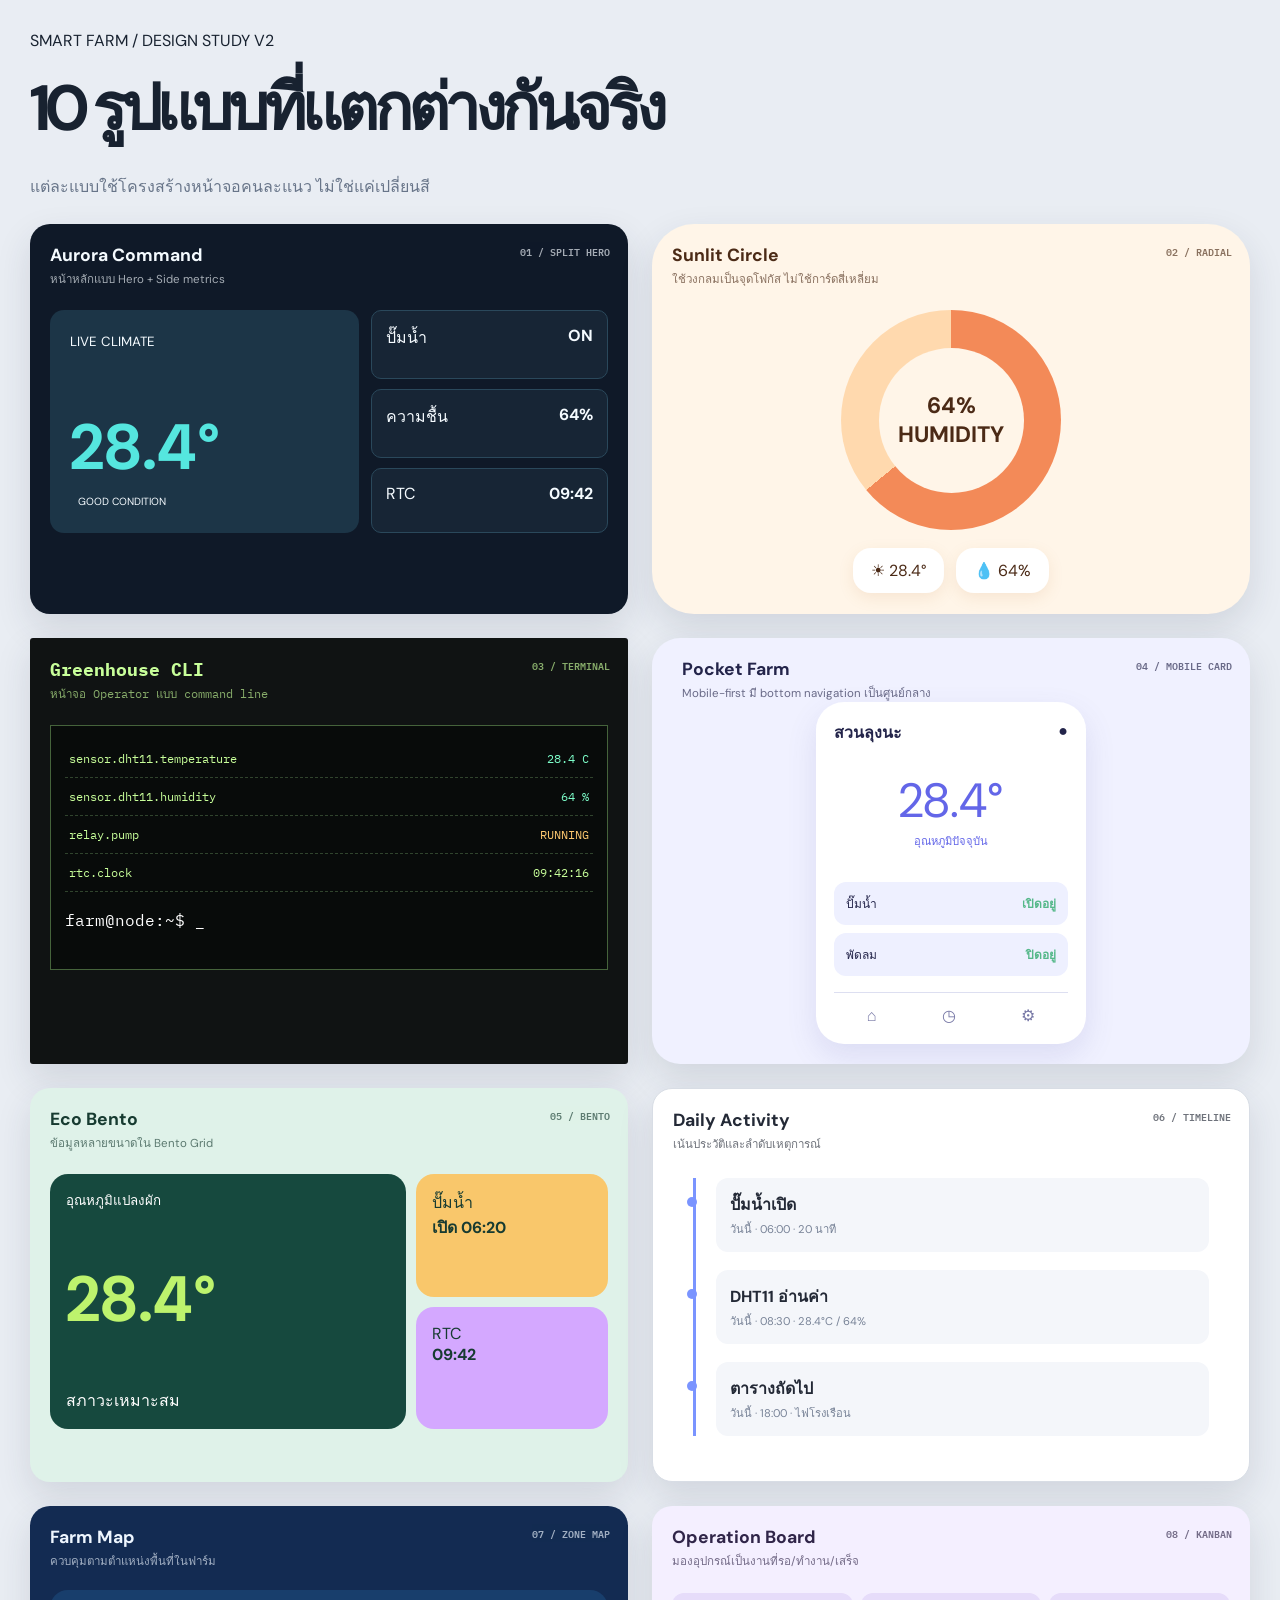
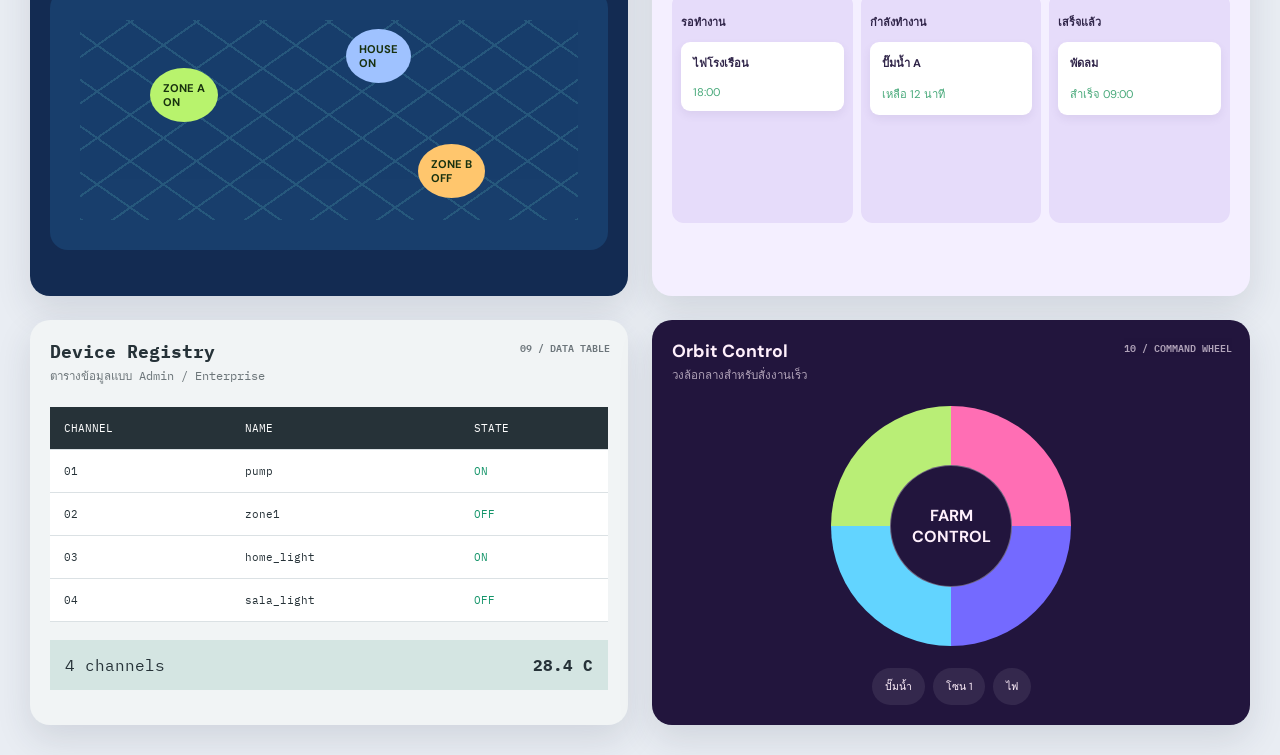
<file: dashboard-concepts.html>
<!doctype html><html lang="th"><head><meta charset="utf-8"><meta name="viewport" content="width=device-width,initial-scale=1"><title>10 Truly Different Smart Farm Dashboards</title><style>
@import url('https://fonts.googleapis.com/css2?family=DM+Sans:wght@400;600;700&family=IBM+Plex+Mono:wght@400;600&family=Kanit:wght@400;600&family=Space+Grotesk:wght@500;700&display=swap');*{box-sizing:border-box}body{margin:0;background:#e9edf3;color:#182230;font-family:DM Sans}.page{max-width:1450px;margin:auto;padding:30px}.intro{margin-bottom:25px}.intro h1{font-size:clamp(2rem,5vw,4rem);letter-spacing:-.08em;margin:5px 0}.intro p{color:#687589}.grid{display:grid;grid-template-columns:repeat(auto-fit,minmax(410px,1fr));gap:24px}.concept{min-height:390px;overflow:hidden;border-radius:20px;padding:20px;position:relative;box-shadow:0 14px 35px #25314920}.label{position:absolute;right:18px;top:18px;font:600 .65rem 'IBM Plex Mono';opacity:.65}.title{font-size:1.1rem;font-weight:700}.sub{font-size:.72rem;opacity:.65;margin-top:4px}.c{margin-top:22px}.kpi{font-size:2.5rem;font-weight:700}.chip{display:inline-block;padding:5px 8px;border-radius:99px;font-size:.65rem}.row{display:flex;justify-content:space-between;align-items:center}.dots{display:flex;gap:7px}.dot{width:12px;height:12px;border-radius:50%}
/* 01 split sidebar + hero */.v1{background:#0f1928;color:#f5fbff}.v1 .c{display:grid;grid-template-columns:1.3fr 1fr;gap:12px}.v1 .hero{background:#1c3547;padding:20px;border-radius:14px;min-height:210px}.v1 .hero .kpi{font-size:4rem;margin-top:55px;color:#55e6df}.v1 .side{display:grid;gap:10px}.v1 .mini{background:#172535;padding:14px;border:1px solid #2a485b;border-radius:10px}.v1 .dot{background:#55e6df}
/* 02 radial command */.v2{background:#fff5e8;color:#4b2a16;border-radius:42px}.v2 .c{display:grid;place-items:center}.v2 .radial{width:220px;height:220px;border-radius:50%;background:conic-gradient(#f38a58 0 64%,#ffd9ae 64%);display:grid;place-items:center}.v2 .radial:after{content:'64%\A HUMIDITY';white-space:pre;text-align:center;background:#fff5e8;width:145px;height:145px;border-radius:50%;display:grid;place-items:center;font-size:1.4rem;font-weight:700}.v2 .orbit{display:flex;gap:12px;margin-top:18px}.v2 .orbit span{padding:12px 18px;background:#fff;border-radius:18px;box-shadow:0 5px 15px #bd7e4220}
/* 03 terminal matrix */.v3{background:#101313;color:#c8ff9a;border-radius:3px;font-family:'IBM Plex Mono'}.v3 .terminal{border:1px solid #45633b;padding:14px;height:245px;background:#080b0a}.v3 .line{display:flex;justify-content:space-between;padding:11px 4px;border-bottom:1px dashed #30442d;font-size:.72rem}.v3 .ok{color:#7dffca}.v3 .warn{color:#ffca70}.v3 .prompt{margin-top:18px;color:#fff}
/* 04 mobile-first bottom nav */.v4{background:#f0f1ff;color:#23244a;border-radius:28px;padding:20px 30px}.v4 .phone{max-width:270px;margin:auto;background:#fff;border-radius:28px;padding:18px;box-shadow:0 12px 30px #5356a522}.v4 .phone-head{display:flex;justify-content:space-between;font-weight:700}.v4 .big{padding:24px 0;text-align:center;font-size:3rem;color:#6366e8}.v4 .toggle{display:flex;justify-content:space-between;padding:12px;border-radius:12px;background:#eef0ff;margin:8px 0;font-size:.75rem}.v4 .toggle b{color:#55b88a}.v4 .nav{border-top:1px solid #dddff1;margin-top:16px;padding-top:12px;display:flex;justify-content:space-around;color:#7778a6}
/* 05 bento */.v5{background:#dff2e9;color:#173b31}.v5 .bento{display:grid;grid-template-columns:1.3fr .7fr;grid-template-rows:1fr 1fr;gap:10px;height:255px}.v5 .tile{background:#fff;border-radius:18px;padding:16px}.v5 .wide{grid-row:span 2;background:#16493e;color:white;display:flex;flex-direction:column;justify-content:space-between}.v5 .wide .kpi{font-size:4rem;color:#bdf36d}.v5 .action{background:#f9c76b}.v5 .status{background:#d4a8ff}
/* 06 timeline */.v6{background:#fff;color:#232936;border:1px solid #d8dde5}.v6 .timeline{border-left:3px solid #7a94ff;padding-left:20px;margin:25px 20px}.v6 .event{position:relative;margin:18px 0;padding:14px;background:#f4f6fa;border-radius:12px}.v6 .event:before{content:'';position:absolute;left:-29px;top:19px;width:10px;height:10px;border-radius:50%;background:#7a94ff}.v6 .event b{display:block}.v6 .event span{font-size:.7rem;color:#788397}
/* 07 map / zones */.v7{background:#132b52;color:#eef6ff}.v7 .map{height:260px;position:relative;background:#183e6c;border-radius:18px;overflow:hidden;margin-top:20px}.v7 .map:before{content:'';position:absolute;inset:30px;background:repeating-linear-gradient(35deg,#2d6383 0 2px,transparent 2px 38px),repeating-linear-gradient(-35deg,#2d6383 0 2px,transparent 2px 38px);opacity:.7}.v7 .zone{position:absolute;padding:13px;border-radius:50%;background:#b8f36d;color:#18310f;font-size:.7rem;font-weight:700}.v7 .z1{left:18%;top:30%}.v7 .z2{right:22%;bottom:20%;background:#ffc66d}.v7 .z3{left:53%;top:15%;background:#9fc2ff}
/* 08 kanban */.v8{background:#f4efff;color:#302549}.v8 .kanban{display:grid;grid-template-columns:repeat(3,1fr);gap:8px;margin-top:23px}.v8 .col{background:#e6dcfa;padding:9px;border-radius:12px;min-height:230px}.v8 .col h3{font-size:.68rem}.v8 .task{background:#fff;padding:12px;margin:8px 0;border-radius:9px;font-size:.7rem;box-shadow:0 4px 9px #5d407b16}.v8 .task strong{display:block;margin-bottom:13px}.v8 .task span{color:#48a97a}
/* 09 data table */.v9{background:#f1f4f5;color:#263238;font-family:'IBM Plex Mono'}.v9 table{width:100%;border-collapse:collapse;margin-top:22px;font-size:.68rem;background:#fff}.v9 th,.v9 td{text-align:left;padding:14px;border-bottom:1px solid #dbe1e4}.v9 th{background:#263238;color:#fff;font-weight:400}.v9 td:last-child{color:#15956a}.v9 .footer{display:flex;justify-content:space-between;margin-top:18px;padding:15px;background:#d4e5e2}
/* 10 command wheel */.v10{background:#22153d;color:#fff0fc}.v10 .wheel{width:240px;height:240px;margin:22px auto;border-radius:50%;background:radial-gradient(circle,#3b2062 0 28%,transparent 29%),conic-gradient(#ff6eb4 0 25%,#746aff 25% 50%,#62d4ff 50% 75%,#b9ee76 75%);padding:44px;display:grid;place-items:center}.v10 .wheel:after{content:'FARM\A CONTROL';white-space:pre;text-align:center;background:#22153d;border:1px solid #ffffff55;width:120px;height:120px;border-radius:50%;display:grid;place-items:center;font-weight:700}.v10 .actions{display:flex;justify-content:center;gap:8px}.v10 .actions span{padding:10px 13px;border-radius:99px;background:#ffffff15;font-size:.65rem}
@media(max-width:600px){.page{padding:20px 12px}.grid{grid-template-columns:1fr}.v1 .c{grid-template-columns:1fr}.v1 .hero{min-height:160px}.v8 .kanban{grid-template-columns:1fr}.v8 .col{min-height:100px}.intro h1{font-size:2.5rem}}
</style></head><body><main class="page"><header class="intro"><span class="count">SMART FARM / DESIGN STUDY V2</span><h1>10 รูปแบบที่แตกต่างกันจริง</h1><p>แต่ละแบบใช้โครงสร้างหน้าจอคนละแนว ไม่ใช่แค่เปลี่ยนสี</p></header><section class="grid">
<article class="concept v1"><span class="label">01 / SPLIT HERO</span><div class="title">Aurora Command</div><div class="sub">หน้าหลักแบบ Hero + Side metrics</div><div class="c"><div class="hero"><small>LIVE CLIMATE</small><div class="kpi">28.4°</div><span class="chip">GOOD CONDITION</span></div><div class="side"><div class="mini">ปั๊มน้ำ <b style="float:right">ON</b></div><div class="mini">ความชื้น <b style="float:right">64%</b></div><div class="mini">RTC <b style="float:right">09:42</b></div></div></div></article>
<article class="concept v2"><span class="label">02 / RADIAL</span><div class="title">Sunlit Circle</div><div class="sub">ใช้วงกลมเป็นจุดโฟกัส ไม่ใช้การ์ดสี่เหลี่ยม</div><div class="c"><div class="radial"></div><div class="orbit"><span>☀ 28.4°</span><span>💧 64%</span></div></div></article>
<article class="concept v3"><span class="label">03 / TERMINAL</span><div class="title">Greenhouse CLI</div><div class="sub">หน้าจอ Operator แบบ command line</div><div class="c terminal"><div class="line"><span>sensor.dht11.temperature</span><span class="ok">28.4 C</span></div><div class="line"><span>sensor.dht11.humidity</span><span class="ok">64 %</span></div><div class="line"><span>relay.pump</span><span class="warn">RUNNING</span></div><div class="line"><span>rtc.clock</span><span>09:42:16</span></div><div class="prompt">farm@node:~$ _</div></div></article>
<article class="concept v4"><span class="label">04 / MOBILE CARD</span><div class="title">Pocket Farm</div><div class="sub">Mobile-first มี bottom navigation เป็นศูนย์กลาง</div><div class="c phone"><div class="phone-head"><span>สวนลุงนะ</span><span>●</span></div><div class="big">28.4°<small style="display:block;font-size:.7rem">อุณหภูมิปัจจุบัน</small></div><div class="toggle">ปั๊มน้ำ <b>เปิดอยู่</b></div><div class="toggle">พัดลม <b>ปิดอยู่</b></div><div class="nav"><span>⌂</span><span>◷</span><span>⚙</span></div></div></article>
<article class="concept v5"><span class="label">05 / BENTO</span><div class="title">Eco Bento</div><div class="sub">ข้อมูลหลายขนาดใน Bento Grid</div><div class="c bento"><div class="tile wide"><small>อุณหภูมิแปลงผัก</small><div class="kpi">28.4°</div><span>สภาวะเหมาะสม</span></div><div class="tile action">ปั๊มน้ำ<br><b>เปิด 06:20</b></div><div class="tile status">RTC<br><b>09:42</b></div></div></article>
<article class="concept v6"><span class="label">06 / TIMELINE</span><div class="title">Daily Activity</div><div class="sub">เน้นประวัติและลำดับเหตุการณ์</div><div class="c timeline"><div class="event"><b>ปั๊มน้ำเปิด</b><span>วันนี้ · 06:00 · 20 นาที</span></div><div class="event"><b>DHT11 อ่านค่า</b><span>วันนี้ · 08:30 · 28.4°C / 64%</span></div><div class="event"><b>ตารางถัดไป</b><span>วันนี้ · 18:00 · ไฟโรงเรือน</span></div></div></article>
<article class="concept v7"><span class="label">07 / ZONE MAP</span><div class="title">Farm Map</div><div class="sub">ควบคุมตามตำแหน่งพื้นที่ในฟาร์ม</div><div class="c map"><span class="zone z1">ZONE A<br>ON</span><span class="zone z2">ZONE B<br>OFF</span><span class="zone z3">HOUSE<br>ON</span></div></article>
<article class="concept v8"><span class="label">08 / KANBAN</span><div class="title">Operation Board</div><div class="sub">มองอุปกรณ์เป็นงานที่รอ/ทำงาน/เสร็จ</div><div class="c kanban"><div class="col"><h3>รอทำงาน</h3><div class="task"><strong>ไฟโรงเรือน</strong><span>18:00</span></div></div><div class="col"><h3>กำลังทำงาน</h3><div class="task"><strong>ปั๊มน้ำ A</strong><span>เหลือ 12 นาที</span></div></div><div class="col"><h3>เสร็จแล้ว</h3><div class="task"><strong>พัดลม</strong><span>สำเร็จ 09:00</span></div></div></div></article>
<article class="concept v9"><span class="label">09 / DATA TABLE</span><div class="title">Device Registry</div><div class="sub">ตารางข้อมูลแบบ Admin / Enterprise</div><div class="c"><table><thead><tr><th>CHANNEL</th><th>NAME</th><th>STATE</th></tr></thead><tbody><tr><td>01</td><td>pump</td><td>ON</td></tr><tr><td>02</td><td>zone1</td><td>OFF</td></tr><tr><td>03</td><td>home_light</td><td>ON</td></tr><tr><td>04</td><td>sala_light</td><td>OFF</td></tr></tbody></table><div class="footer"><span>4 channels</span><b>28.4 C</b></div></div></article>
<article class="concept v10"><span class="label">10 / COMMAND WHEEL</span><div class="title">Orbit Control</div><div class="sub">วงล้อกลางสำหรับสั่งงานเร็ว</div><div class="c"><div class="wheel"></div><div class="actions"><span>ปั๊มน้ำ</span><span>โซน 1</span><span>ไฟ</span></div></div></article>
</section></main></body></html>
</file>
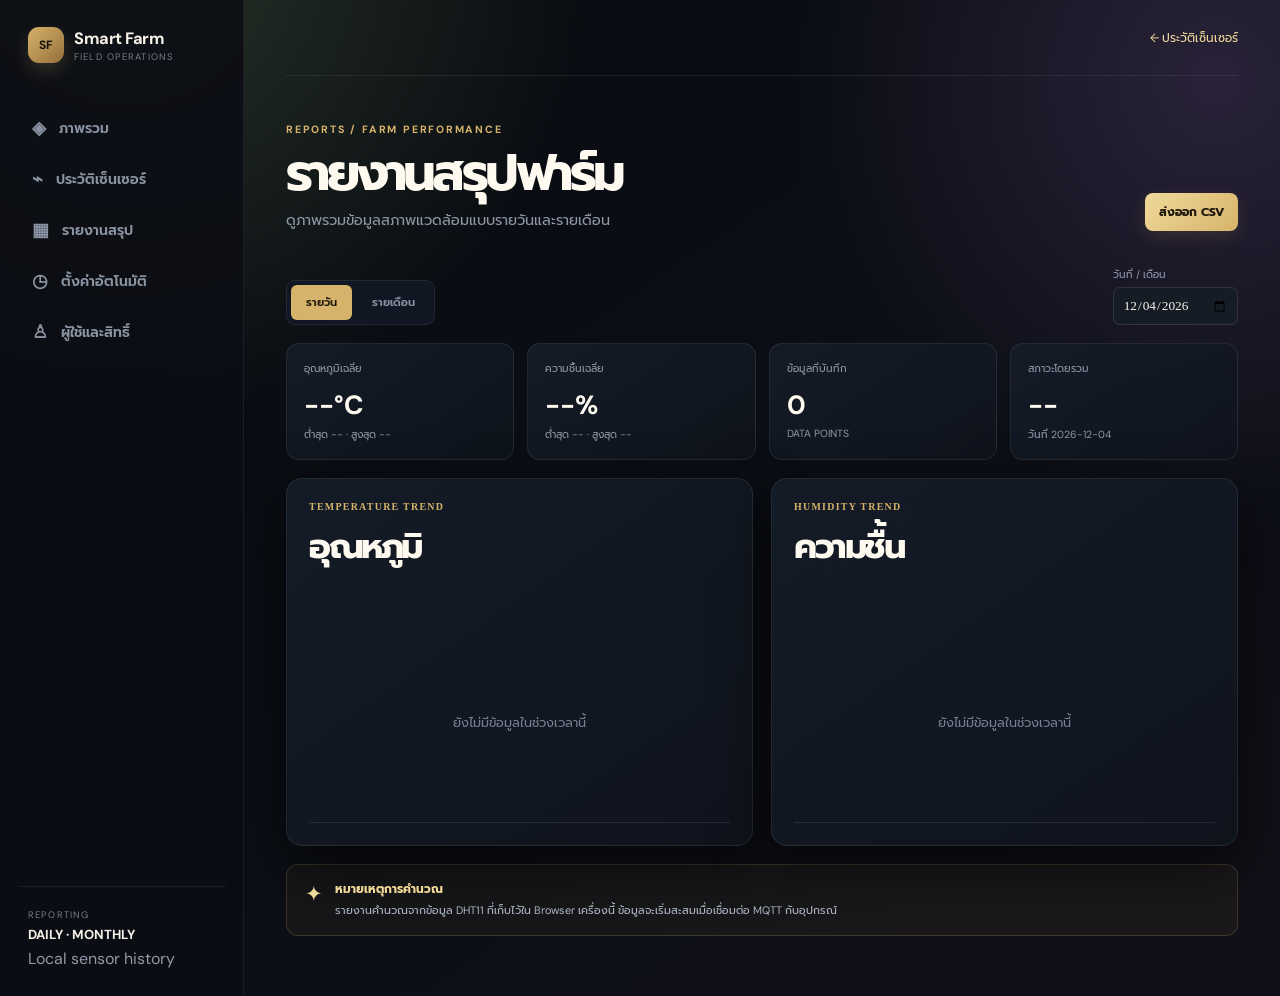
<file: reports.html>
<!doctype html><html lang="th"><head><meta charset="utf-8"><meta name="viewport" content="width=device-width,initial-scale=1"><meta name="theme-color" content="#080a0f"><title>Smart Farm · Reports</title><link rel="stylesheet" href="style.css?v=reports-1"></head><body class="analytics-page"><div class="app-shell"><aside class="sidebar"><div class="brand"><span class="brand-mark">SF</span><div><b>Smart Farm</b><small>FIELD OPERATIONS</small></div></div><nav><a href="index.html"><span>◈</span>ภาพรวม</a><a href="analytics.html"><span>⌁</span>ประวัติเซ็นเซอร์</a><a href="reports.html"><span>▦</span>รายงานสรุป</a><a href="schedule.html"><span>◷</span>ตั้งค่าอัตโนมัติ</a><a href="users.html"><span>♙</span>ผู้ใช้และสิทธิ์</a></nav><div class="sidebar-bottom"><small>REPORTING</small><strong>DAILY · MONTHLY</strong><span class="muted">Local sensor history</span></div></aside><main class="workspace"><header class="topbar"><div class="mobile-brand"><span class="brand-mark mini">SF</span> Smart Farm</div><div class="top-actions"><a class="back-link" href="analytics.html">← ประวัติเซ็นเซอร์</a></div></header><section class="hero compact"><div><p class="eyebrow">REPORTS / FARM PERFORMANCE</p><h1>รายงานสรุปฟาร์ม</h1><p class="muted">ดูภาพรวมข้อมูลสภาพแวดล้อมแบบรายวันและรายเดือน</p></div><button id="exportReport" class="save-button">ส่งออก CSV</button></section><section class="report-toolbar"><div class="period-tabs"><button class="active" data-period="day">รายวัน</button><button data-period="month">รายเดือน</button></div><label>วันที่ / เดือน<input id="periodInput" type="date"></label></section><section class="report-kpis"><article><span>อุณหภูมิเฉลี่ย</span><strong id="avgTemp">--°C</strong><small id="tempRange">ต่ำสุด -- · สูงสุด --</small></article><article><span>ความชื้นเฉลี่ย</span><strong id="avgHum">--%</strong><small id="humRange">ต่ำสุด -- · สูงสุด --</small></article><article><span>ข้อมูลที่บันทึก</span><strong id="samples">0</strong><small>DATA POINTS</small></article><article><span>สภาวะโดยรวม</span><strong id="health">--</strong><small id="reportPeriod">ยังไม่มีข้อมูล</small></article></section><section class="report-grid"><article class="history-card"><div class="history-head"><div><span class="history-label">TEMPERATURE TREND</span><strong id="tempTitle">อุณหภูมิ</strong></div></div><div class="report-chart" id="tempBars"></div></article><article class="history-card"><div class="history-head"><div><span class="history-label">HUMIDITY TREND</span><strong id="humTitle">ความชื้น</strong></div></div><div class="report-chart" id="humBars"></div></article></section><section class="report-note"><span>✦</span><div><b>หมายเหตุการคำนวณ</b><p>รายงานคำนวณจากข้อมูล DHT11 ที่เก็บไว้ใน Browser เครื่องนี้ ข้อมูลจะเริ่มสะสมเมื่อเชื่อมต่อ MQTT กับอุปกรณ์</p></div></section></main></div><script src="firebase-config.js?v=1"></script><script src="auth.js?v=1"></script><script src="config.js?v=reports-1"></script><script src="reports.js?v=reports-1"></script><script>SmartFarmAccess.ready.then(()=>SmartFarmAccess.requireAuth())</script></body></html>
</file>
<file: style.css>
@import url('https://fonts.googleapis.com/css2?family=DM+Sans:wght@400;500;600;700&family=Prompt:wght@400;500;600;700&display=swap');
:root{--bg:#080a0f;--bg2:#0d1119;--panel:#111722;--panel2:#151d29;--line:#273140;--text:#f7f2e8;--muted:#8f99a8;--gold:#d6b36a;--gold2:#f1d99a;--green:#57d49a;--blue:#7aa8ff;--purple:#b89cff;--red:#ff7784;--shadow:0 20px 55px #0009}*{box-sizing:border-box}body{margin:0;min-height:100vh;background:radial-gradient(circle at 10% -5%,#273328 0,transparent 30%),radial-gradient(circle at 95% 8%,#292239 0,transparent 28%),linear-gradient(145deg,var(--bg),#0b0e15 52%,#111018);color:var(--text);font-family:'DM Sans',Prompt,sans-serif}.app-shell{display:flex;min-height:100vh}.sidebar{width:244px;background:#0b0e14e8;border-right:1px solid #ffffff12;padding:27px 18px;display:flex;flex-direction:column;flex-shrink:0}.brand{display:flex;align-items:center;gap:10px;padding:0 10px 42px}.brand-mark{display:grid;place-items:center;background:linear-gradient(135deg,var(--gold),#96703b);color:#16120a;width:36px;height:36px;border-radius:11px;font-weight:700;font-size:.75rem;box-shadow:0 7px 18px #d6b36a33}.brand-mark.mini{display:inline-grid;width:27px;height:27px;border-radius:8px;font-size:.6rem;vertical-align:middle;margin-right:7px}.brand b{display:block;font-size:1.03rem;letter-spacing:-.03em}.brand small,.sidebar-bottom small{display:block;color:#747e8c;font-size:.59rem;letter-spacing:.12em;margin-top:2px}nav{display:grid;gap:5px}nav a{display:flex;align-items:center;gap:13px;padding:12px 14px;border-radius:10px;color:#8993a2;text-decoration:none;font-size:.87rem;font-weight:600}nav a span{font-size:1.1rem}nav a.active{color:var(--gold2);background:#d6b36a14;box-shadow:inset 2px 0 var(--gold)}.sidebar-bottom{margin-top:auto;border-top:1px solid #ffffff12;padding:20px 10px 0;display:grid;gap:5px}.sidebar-bottom strong{font-size:.82rem}.workspace{width:min(100%,1160px);padding:0 42px 60px}.topbar{height:76px;border-bottom:1px solid #ffffff12;display:flex;justify-content:space-between;align-items:center}.mobile-brand{display:none;font-size:.93rem;font-weight:700}.top-actions{display:flex;align-items:center;gap:10px;margin-left:auto}.connection-badge{display:flex;align-items:center;gap:6px;font-size:.69rem;color:var(--green);background:#57d49a12;padding:7px 10px;border-radius:99px;border:1px solid #57d49a24}.connection-badge i{width:7px;height:7px;background:var(--green);border-radius:50%;box-shadow:0 0 10px var(--green)}.settings-button{background:#ffffff08;color:#d7dbe3;border:1px solid #ffffff1c;border-radius:8px;padding:9px 12px;font:600 .72rem Prompt;cursor:pointer}.settings-button:hover{border-color:var(--gold);color:var(--gold2)}.pill{font-size:.75rem;font-weight:600;padding:8px 12px;border-radius:99px}.pill.on{color:var(--green);background:#57d49a12;border:1px solid #57d49a2b}.pill.off{color:var(--red);background:#ff778412;border:1px solid #ff77842b}.hero{display:flex;justify-content:space-between;align-items:end;padding:47px 0 31px}.eyebrow{color:var(--gold);font-size:.66rem;font-weight:700;letter-spacing:.17em;margin:0 0 10px}.hero h1{font-size:clamp(2rem,4vw,3.3rem);letter-spacing:-.07em;line-height:1.04;margin:0;color:#fffaf0}.muted{color:var(--muted)}.hero p.muted{margin:10px 0 0;font-size:.9rem}.secondary-link{color:var(--gold2);font-size:.82rem;text-decoration:none;font-weight:600}.secondary-link b{font-size:1.2rem;margin-left:8px}.connect-strip{display:none;background:linear-gradient(135deg,#1b202a,#111722);color:white;border:1px solid #d6b36a33;border-radius:15px;padding:17px 19px;align-items:center;gap:13px;box-shadow:var(--shadow);margin-bottom:20px}.connect-strip.open{display:flex}.connect-icon{display:grid;place-items:center;width:36px;height:36px;border-radius:10px;color:var(--gold2);background:#d6b36a18}.connect-strip b,.connect-strip span{display:block}.connect-strip b{font-size:.82rem}.connect-strip span{font-size:.7rem;color:#aeb7c3;margin-top:2px}.connect-fields{margin-left:auto;display:flex;gap:8px}.connect-fields input{width:150px;background:#070a0f;color:white;border:1px solid #ffffff1d;padding:10px;border-radius:7px}.connect-fields input::placeholder{color:#778394}.connect-fields button,.save-button{background:linear-gradient(135deg,var(--gold2),var(--gold));color:#1d170b;border:0;border-radius:8px;padding:10px 14px;font:700 .75rem Prompt;cursor:pointer;box-shadow:0 6px 18px #d6b36a24}.metrics{display:grid;grid-template-columns:repeat(3,1fr);gap:15px;margin-bottom:20px}.metric-card,.panel,.activity{background:linear-gradient(145deg,#151c27e8,#0f141de8);border:1px solid #ffffff14;border-radius:16px;padding:20px;box-shadow:var(--shadow)}.metric-card{min-height:145px;position:relative;overflow:hidden}.metric-card:after{content:'';position:absolute;width:125px;height:125px;border-radius:50%;right:-42px;bottom:-50px;opacity:.13}.metric-card.temp:after{background:var(--green)}.metric-card.humidity:after{background:var(--blue)}.metric-card.clock:after{background:var(--purple)}.metric-label{font-size:.78rem;color:#aab3c1;font-weight:600}.metric-dot{display:inline-block;width:8px;height:8px;border-radius:50%;margin-right:7px}.green{background:var(--green);box-shadow:0 0 9px var(--green)}.blue{background:var(--blue);box-shadow:0 0 9px var(--blue)}.purple{background:var(--purple);box-shadow:0 0 9px var(--purple)}.metric-card strong{display:block;font-size:2.2rem;letter-spacing:-.07em;margin-top:25px;color:#fffaf0}.metric-card small{font-size:.64rem;color:#7e8999;letter-spacing:.05em}.panel{padding:25px}.panel-head{display:flex;justify-content:space-between;align-items:center;gap:14px}.panel-head h2{font-size:1.2rem;margin:0;color:#fffaf0}.tiny{font-size:.75rem;margin:5px 0 0}.relay-grid{display:grid;grid-template-columns:repeat(2,1fr);gap:12px;margin-top:20px}.relay{border:1px solid #ffffff12;border-radius:13px;padding:15px;display:grid;grid-template-columns:1fr auto;align-items:center;gap:13px;background:linear-gradient(145deg,#151d29,#101620);transition:.2s}.relay:hover{transform:translateY(-2px);box-shadow:0 8px 22px #0007;border-color:#d6b36a66}.relay b{font-size:.71rem;color:var(--gold);font-weight:600}.relay input{display:block;border:0;border-bottom:1px solid #ffffff1c;background:transparent;color:var(--text);font:600 1rem Prompt;padding:5px 0;width:100%;outline:0}.relay input:focus{border-color:var(--gold)}.relay small{display:block;color:#788495;font-size:.61rem;margin-top:7px}.relay button{min-width:75px;padding:10px 8px;border:0;border-radius:8px;font:600 .72rem Prompt;cursor:pointer}.relay button.on{background:#57d49a20;color:var(--green);border:1px solid #57d49a44}.relay button.off{background:#ffffff08;color:#aab4c3;border:1px solid #ffffff16}.activity{margin-top:20px}.activity .panel-head .live-label{font-size:.65rem;color:var(--green);font-weight:700;letter-spacing:.1em}.activity pre,pre{white-space:pre-wrap;background:#090c12;border:1px solid #ffffff12;padding:12px;border-radius:8px;color:#b9e7c9;font:400 .72rem 'DM Sans';min-height:45px;margin:16px 0 0}a{color:var(--gold2)}.schedule-page .connect-strip{display:flex}.schedule-page .connect-strip.open{display:flex}@media(max-width:800px){.sidebar{width:70px;padding:20px 10px}.brand{padding:0 7px 35px}.brand>div,.sidebar-bottom{display:none}nav a{justify-content:center;padding:12px 8px;font-size:0}.workspace{padding:0 18px 40px}.connect-strip.open,.schedule-page .connect-strip{align-items:stretch;flex-wrap:wrap}.connect-fields{width:100%;margin-left:0}.connect-fields input{flex:1;width:auto}.hero{padding-top:35px}.hero .secondary-link{display:none}.mobile-brand{display:block}}@media(max-width:560px){.workspace{padding:0 12px 35px}.topbar{height:64px}.connection-badge{display:none}.metrics,.relay-grid{grid-template-columns:1fr}.connect-fields{display:grid;grid-template-columns:1fr 1fr}.connect-fields button{grid-column:1/-1}.panel{padding:17px}.panel-head{align-items:flex-start;flex-direction:column}.metric-card{min-height:120px}.metric-card strong{margin-top:18px}}

.automation-grid{display:grid;grid-template-columns:1fr 1fr;gap:20px}.gold-mark{color:var(--gold2);font-size:1.5rem}.rule-list{display:grid;gap:10px;margin-top:22px}.rule-row{border:1px solid #ffffff12;border-radius:12px;background:#0b1018;padding:14px;display:grid;gap:12px}.rule-row b{display:block;color:var(--gold2);font-size:.78rem}.rule-row small{display:block;color:var(--muted);font-size:.68rem;margin-top:5px}.rule-actions{display:flex;align-items:center;gap:7px;flex-wrap:wrap}.rule-actions input{width:72px;padding:8px;border:1px solid #ffffff1c;border-radius:7px;background:#151c26;color:var(--text)}.unit{font-size:.7rem;color:var(--muted);margin-right:auto}.gold-button,.muted-button{padding:8px 10px;border-radius:7px;font:600 .68rem Prompt;cursor:pointer}.gold-button{background:linear-gradient(135deg,var(--gold2),var(--gold));color:#1d170b;border:0}.muted-button{background:#ffffff08;color:#aab4c3;border:1px solid #ffffff18}.schedule-fields{display:flex;align-items:end;gap:8px;flex-wrap:wrap}.schedule-fields label{font-size:.64rem;color:var(--muted)}.schedule-fields input[type=time]{display:block;margin-top:5px;width:105px;padding:8px;border-radius:7px;border:1px solid #ffffff1c;background:#151c26;color:var(--text)}.switch-label{display:flex;align-items:center;gap:6px;height:33px}.switch-label input{accent-color:var(--gold);width:auto}.wide{width:100%;margin-top:15px}.schedule-page .activity{margin-top:20px}@media(max-width:900px){.automation-grid{grid-template-columns:1fr}}@media(max-width:560px){.schedule-fields{align-items:stretch}.schedule-fields input[type=time]{width:100%}.schedule-fields label{flex:1}.rule-actions .unit{margin-right:0}}

.auth-shell{min-height:100vh;display:grid;place-items:center;padding:20px;background:radial-gradient(circle at 50% 0,#2d2a22 0,transparent 35%),var(--bg)}.auth-card{width:min(100%,430px);background:linear-gradient(145deg,#151d29,#0d121a);border:1px solid #d6b36a38;border-radius:18px;padding:34px;box-shadow:var(--shadow)}.auth-card .brand{padding:0 0 42px}.auth-card h1{font-size:2.4rem;margin:0;color:var(--text)}.auth-card>p.muted{font-size:.85rem}.auth-card form{display:grid;gap:15px;margin-top:24px}.auth-card label{color:#bbc4d1}.auth-card input{margin-top:6px}.auth-card button{width:100%;margin-top:8px}.auth-message{color:var(--red);font-size:.8rem;min-height:20px}.auth-note{font-size:.68rem;line-height:1.7;margin-top:24px}.user-list{display:grid;gap:10px;margin-top:20px}.user-row{display:grid;grid-template-columns:1fr 110px auto;align-items:center;gap:12px;border:1px solid #ffffff12;border-radius:11px;background:#0b1018;padding:13px}.user-row b{display:block;font-size:.8rem}.user-row small{font:400 .62rem 'IBM Plex Mono';color:var(--muted)}.user-row select{background:#151c26;color:var(--text);border:1px solid #ffffff1c;border-radius:7px;padding:8px}.user-row button{margin:0;padding:8px 10px}.back-link{color:var(--gold2);text-decoration:none;font-size:.75rem}@media(max-width:600px){.auth-card{padding:25px}.user-row{grid-template-columns:1fr 90px;}.user-row button{grid-column:2}}

.one-tap-page{background:#f4f0e6;color:#2d342b;font-family:Prompt,system-ui,sans-serif}.farm-app{max-width:900px;margin:auto;padding:22px 24px 50px}.farm-header{display:flex;justify-content:space-between;align-items:center}.farm-brand{display:flex;align-items:center;gap:10px}.farm-brand .sun{display:grid;place-items:center;width:43px;height:43px;border-radius:50%;background:#f5bd62;color:#fff;font-size:1.8rem}.farm-brand b{display:block;font-size:1.1rem}.farm-brand small{color:#9a9a84;font:600 .62rem 'IBM Plex Mono',monospace;letter-spacing:.12em}.header-right{display:flex;align-items:center;gap:10px}.round-settings{border:0;background:#fff;border-radius:50%;width:41px;height:41px;color:#71806f;font-size:1.1rem;cursor:pointer;box-shadow:0 5px 15px #67765b14}.welcome{display:flex;justify-content:space-between;align-items:center;padding:52px 0 30px}.overline{color:#9a9a84;font:600 .7rem 'IBM Plex Mono',monospace;letter-spacing:.12em;margin:0 0 8px}.welcome h1{font-size:clamp(2.5rem,7vw,4.5rem);letter-spacing:-.09em;line-height:.95;margin:0}.welcome p:not(.overline){color:#7b8272;margin:12px 0 0}.weather-orb{width:150px;height:150px;border-radius:50%;background:linear-gradient(145deg,#dcebd4,#b6d3b4);display:flex;flex-direction:column;justify-content:center;align-items:center;color:#47704b;box-shadow:0 15px 30px #66795620}.weather-orb span{font-size:.65rem}.weather-orb strong{font-size:2.7rem;letter-spacing:-.08em}.weather-orb small{font-size:.65rem}.quick-stats{display:grid;grid-template-columns:repeat(3,1fr);gap:10px}.quick-stats div{background:#fff;border-radius:12px;padding:15px 17px;box-shadow:0 7px 20px #6679560c}.quick-stats span,.quick-stats b{display:block}.quick-stats span{font-size:.68rem;color:#9a9a84}.quick-stats b{font-size:.9rem;margin-top:6px;color:#47704b}.connect-strip{display:none;background:#fffaf0;padding:16px;border-radius:13px;margin:18px 0;border:1px solid #e6d9bd}.connect-strip.open{display:flex;align-items:center;justify-content:space-between;gap:14px}.connect-strip b,.connect-strip span{display:block}.connect-strip b{font-size:.8rem}.connect-strip span{font-size:.68rem;color:#99917f;margin-top:3px}.connect-fields{display:flex;gap:7px}.connect-fields input{width:130px;border:1px solid #ded7c8;border-radius:7px;padding:9px;background:#fff}.connect-fields button{border:0;border-radius:7px;background:#628866;color:white;padding:9px 12px;font:600 .68rem Prompt}.control-section{margin-top:42px}.section-title{display:flex;justify-content:space-between;align-items:end;margin-bottom:17px}.section-title h2{font-size:1.45rem;margin:0;letter-spacing:-.04em}.section-title a{color:#658969;text-decoration:none;font-size:.75rem}.one-tap-grid{display:grid;grid-template-columns:repeat(2,1fr);gap:15px}.one-tap-grid .relay{min-height:174px;background:#fff;border:0;border-radius:18px;padding:20px;box-shadow:0 10px 25px #66795612;position:relative}.one-tap-grid .relay b{font:600 .72rem 'IBM Plex Mono',monospace;color:#9a9a84}.one-tap-grid .relay input{border:0;background:transparent;color:#2d342b;font:600 1.18rem Prompt;width:100%;padding:8px 0}.one-tap-grid .relay small{color:#b1ad9c;font-size:.62rem}.one-tap-grid .relay button{grid-column:1/-1;width:100%;height:52px;border:0;border-radius:13px;font:600 1rem Prompt;cursor:pointer}.one-tap-grid .relay button.off{background:#eef3e9;color:#527454}.one-tap-grid .relay button.on{background:#78a37a;color:white;box-shadow:0 8px 16px #78a37a42}.farm-tip{display:flex;align-items:center;gap:13px;background:#e9dfc8;border-radius:13px;padding:15px;margin-top:20px;color:#695d43}.farm-tip>span{font-size:1.5rem;color:#d59e4b}.farm-tip b{font-size:.78rem}.farm-tip p{font-size:.7rem;margin:4px 0 0}.one-tap-log{white-space:pre-wrap;color:#989681;background:transparent;border:0;font-size:.65rem;text-align:center;min-height:20px;margin-top:18px}.one-tap-page .pill{font-size:.67rem}.one-tap-page .pill.off{background:#fff0ed;color:#c77b6c}.one-tap-page .pill.on{background:#e1f1e2;color:#4c8b59}@media(max-width:620px){.farm-app{padding:17px 14px 35px}.welcome{padding:38px 0 25px;align-items:end}.weather-orb{width:110px;height:110px}.weather-orb strong{font-size:2rem}.quick-stats{grid-template-columns:1fr 1fr}.quick-stats div:last-child{grid-column:1/-1}.one-tap-grid{grid-template-columns:1fr}.connect-strip.open{display:block}.connect-fields{display:grid;grid-template-columns:1fr 1fr;margin-top:12px}.connect-fields input{width:100%}.connect-fields button{grid-column:1/-1}.section-title{align-items:start;flex-direction:column;gap:8px}}

/* Shared One-Tap Farm theme */
.one-tap-page{background:#f4f0e6;color:#2d342b;font-family:Prompt,system-ui,sans-serif}.one-tap-page .sidebar{background:#fffaf0;border-right-color:#e6ddca}.one-tap-page .brand-mark{background:linear-gradient(135deg,#f5bd62,#d59e4b);color:#fff;box-shadow:0 7px 15px #d59e4b33}.one-tap-page nav a.active{color:#527454;background:#e5f0df;box-shadow:inset 3px 0 #78a37a}.one-tap-page .workspace{color:#2d342b}.one-tap-page .topbar{border-bottom-color:#e6ddca}.one-tap-page .eyebrow{color:#9a9a84}.one-tap-page .hero h1,.one-tap-page .panel h2{color:#2d342b}.one-tap-page .panel,.one-tap-page .activity,.one-tap-page .metric-card{background:#fff;border-color:#e8dfcf;box-shadow:0 10px 25px #66795612}.one-tap-page .metric-card.temp{background:linear-gradient(135deg,#fff,#f1f9ec)}.one-tap-page .metric-card.humidity{background:linear-gradient(135deg,#fff,#f1f7f2)}.one-tap-page .metric-card.clock{background:linear-gradient(135deg,#fff,#fff8e9)}.one-tap-page .relay{background:#fff;border-color:#e8dfcf}.one-tap-page .relay input{color:#2d342b}.one-tap-page .relay b{color:#9a9a84}.one-tap-page .relay small{color:#b1ad9c}.one-tap-page .relay:hover{border-color:#b6d1af;box-shadow:0 8px 20px #66795618}.one-tap-page .relay .tap-actions{grid-column:1/-1;display:grid;grid-template-columns:1fr 1fr;gap:8px}.one-tap-page .relay .tap-actions button{width:100%;height:48px;border-radius:12px;font:600 .9rem Prompt;cursor:pointer}.one-tap-page .tap-on{background:#e4f2df;color:#4c8053;border:1px solid #c6dfbd}.one-tap-page .tap-off{background:#f5eee5;color:#9c7862;border:1px solid #eadac8}.one-tap-page .tap-on.selected{background:#78a37a;color:#fff;border-color:#78a37a;box-shadow:0 6px 14px #78a37a33}.one-tap-page .tap-off.selected{background:#c98b72;color:#fff;border-color:#c98b72;box-shadow:0 6px 14px #c98b7233}.one-tap-page .schedule-fields input,.one-tap-page .rule-actions input,.one-tap-page select{background:#fffaf0!important;color:#2d342b!important;border-color:#ded5c3!important}.one-tap-page .rule-row{background:#fff;border-color:#e8dfcf}.one-tap-page .rule-row b{color:#678167}.one-tap-page .gold-button,.one-tap-page .save-button{background:#628866;color:#fff;box-shadow:0 6px 14px #6288662e}.one-tap-page .muted-button{background:#f5eee5;color:#9c7862;border-color:#eadac8}.one-tap-page .activity pre,.one-tap-page pre{background:#fffaf0;border-color:#e8dfcf;color:#75826e}.one-tap-page .auth-shell{background:#f4f0e6}.one-tap-page .auth-card{background:#fff;border:1px solid #e8dfcf;box-shadow:0 14px 35px #66795618}.one-tap-page .auth-card h1{color:#2d342b}.one-tap-page .auth-card input{background:#fffaf0;color:#2d342b;border-color:#ded5c3}.one-tap-page .auth-card .save-button{background:#628866}.one-tap-page .user-row{background:#fff;border-color:#e8dfcf}.one-tap-page .user-row select{background:#fffaf0;color:#2d342b;border-color:#ded5c3}.one-tap-page .back-link,.one-tap-page .secondary-link{color:#628866}
/* Explicit one-tap command controls */
.one-tap-page .one-tap-grid .tap-actions{display:grid!important;grid-template-columns:1fr 1fr!important;gap:10px!important;grid-column:1/-1!important}.one-tap-page .one-tap-grid .tap-actions button{display:block!important;visibility:visible!important;opacity:1!important;min-height:48px!important}.one-tap-page .one-tap-grid .tap-on{background:#e4f2df!important;color:#4c8053!important}.one-tap-page .one-tap-grid .tap-off{background:#f5eee5!important;color:#9c7862!important}

.analytics-page .sidebar{background:#0b0e14e8}.analytics-page .history-grid{display:grid;grid-template-columns:1fr 1fr;gap:18px}.analytics-page .history-card{background:linear-gradient(145deg,#151d29e8,#0f141de8);border:1px solid #ffffff14;border-radius:16px;padding:22px;box-shadow:var(--shadow)}.analytics-page .history-head{display:flex;justify-content:space-between;align-items:start}.analytics-page .history-label{display:block;color:var(--gold);font:600 .62rem 'IBM Plex Mono';letter-spacing:.13em}.analytics-page .history-head strong{display:block;color:#fffaf0;font-size:2.2rem;letter-spacing:-.07em;margin-top:8px}.analytics-page .history-head small{display:block;color:var(--muted);font-size:.68rem;margin-top:3px}.analytics-page .metric-icon{display:grid;place-items:center;width:44px;height:44px;border-radius:50%;font-size:1.35rem;font-weight:700}.analytics-page .temp-icon{background:#d6b36a18;color:var(--gold2);border:1px solid #d6b36a55}.analytics-page .hum-icon{background:#7aa8ff18;color:var(--blue);border:1px solid #7aa8ff55}.analytics-page .chart-wrap{height:205px;margin-top:18px;position:relative}.analytics-page canvas{width:100%;height:100%;display:block}.analytics-page .empty-chart{position:absolute;inset:0;place-items:center;text-align:center;color:#758092;font-size:.8rem;line-height:1.7}.analytics-page .empty-chart small{display:block;font-size:.65rem}.analytics-page .analytics-toolbar{display:flex;justify-content:space-between;align-items:center;margin:4px 0 16px}.analytics-page .range-tabs{display:flex;gap:5px;background:#111722;padding:4px;border:1px solid #ffffff12;border-radius:9px}.analytics-page .range-tabs button{border:0;background:transparent;color:#8792a2;border-radius:6px;padding:8px 12px;font:600 .68rem Prompt;cursor:pointer}.analytics-page .range-tabs button.active{background:#d6b36a;color:#1d170b}.analytics-page .source-note{color:#7e8999;font:400 .65rem 'IBM Plex Mono'}.analytics-page .source-note i{display:inline-block;width:7px;height:7px;background:var(--green);border-radius:50%;box-shadow:0 0 8px var(--green);margin-right:4px}.analytics-page .history-footer{display:flex;align-items:center;gap:42px;margin-top:18px;padding:18px 22px;border:1px solid #ffffff12;background:#111722;border-radius:13px}.analytics-page .history-footer b{display:block;color:#f7f2e8;font-size:.8rem;margin-top:5px}.analytics-page .clear-button{margin-left:auto;background:#ffffff08;color:#aab4c3;border:1px solid #ffffff16;border-radius:7px;padding:9px 12px;font:600 .68rem Prompt;cursor:pointer}.analytics-page .back-link{color:var(--gold2)}@media(max-width:850px){.analytics-page .history-grid{grid-template-columns:1fr}}@media(max-width:600px){.analytics-page .analytics-toolbar{align-items:stretch;flex-direction:column;gap:12px}.analytics-page .range-tabs{width:100%}.analytics-page .range-tabs button{flex:1}.analytics-page .source-note{align-self:flex-end}.analytics-page .history-footer{gap:20px;flex-wrap:wrap}.analytics-page .clear-button{width:100%;margin-left:0}}

.report-toolbar{display:flex;justify-content:space-between;align-items:end;margin:5px 0 18px}.period-tabs{display:flex;gap:5px;background:#111722;border:1px solid #ffffff12;padding:4px;border-radius:9px}.period-tabs button{border:0;background:transparent;color:#8792a2;border-radius:6px;padding:9px 15px;font:600 .7rem Prompt;cursor:pointer}.period-tabs button.active{background:var(--gold);color:#1d170b}.report-toolbar label{font-size:.65rem;color:var(--muted)}.report-toolbar input{display:block;margin-top:5px;background:#151c26;color:var(--text);border:1px solid #ffffff1c;padding:9px;border-radius:7px;font-family:'IBM Plex Mono'}.report-kpis{display:grid;grid-template-columns:repeat(4,1fr);gap:13px;margin-bottom:18px}.report-kpis article{background:linear-gradient(145deg,#151d29e8,#0f141de8);border:1px solid #ffffff14;border-radius:13px;padding:17px}.report-kpis span,.report-kpis small{display:block;color:var(--muted);font-size:.65rem}.report-kpis strong{display:block;color:#fffaf0;font-size:1.65rem;margin:12px 0 5px}.report-grid{display:grid;grid-template-columns:1fr 1fr;gap:18px}.report-chart{height:230px;display:flex;align-items:end;gap:7px;padding:24px 7px 0;border-bottom:1px solid #ffffff18;margin-top:20px}.bar-column{height:100%;flex:1;display:flex;flex-direction:column;justify-content:end;align-items:center;gap:5px;min-width:12px}.bar{width:100%;max-width:28px;border-radius:5px 5px 0 0;min-height:5px;opacity:.85}.bar-value{font:400 .55rem 'IBM Plex Mono';color:#aeb8c7;min-height:12px}.bar-column small{font:400 .55rem 'IBM Plex Mono';color:#778394}.report-empty{color:#758092;font-size:.8rem;margin:auto auto 90px}.report-note{display:flex;gap:12px;align-items:start;margin-top:18px;padding:15px 18px;border:1px solid #d6b36a33;background:#d6b36a0d;border-radius:12px;color:#aeb8c7}.report-note>span{color:var(--gold2);font-size:1.3rem}.report-note b{display:block;color:var(--gold2);font-size:.75rem}.report-note p{font-size:.68rem;margin:4px 0 0;line-height:1.6}@media(max-width:900px){.report-kpis{grid-template-columns:repeat(2,1fr)}}@media(max-width:650px){.report-toolbar{align-items:stretch;flex-direction:column;gap:12px}.report-toolbar label{align-self:flex-end}.report-grid{grid-template-columns:1fr}.report-kpis{grid-template-columns:1fr 1fr}}

/* Mobile-first refinement */
html{overflow-x:hidden;-webkit-text-size-adjust:100%}.one-tap-page{min-width:320px}.one-tap-page button,.one-tap-page a{touch-action:manipulation}.one-tap-page .farm-app{width:100%;overflow:hidden}.one-tap-page .one-tap-grid .relay{min-width:0}.one-tap-page .one-tap-grid .relay input{min-width:0}.one-tap-page .connect-fields input{font-size:16px}.one-tap-page .tap-actions button{min-height:52px;font-size:1rem}.one-tap-page .round-settings{min-width:44px;min-height:44px}
@media(max-width:700px){.one-tap-page .farm-app{padding:14px 12px 34px}.one-tap-page .farm-header{padding:2px 2px}.one-tap-page .farm-brand .sun{width:39px;height:39px;font-size:1.55rem}.one-tap-page .farm-brand b{font-size:1rem}.one-tap-page .header-right{gap:7px}.one-tap-page .header-right .pill{max-width:125px;overflow:hidden;text-overflow:ellipsis;white-space:nowrap}.one-tap-page .welcome{padding:31px 3px 23px;gap:13px}.one-tap-page .welcome h1{font-size:clamp(2.55rem,13vw,4rem)}.one-tap-page .welcome p:not(.overline){font-size:.8rem;line-height:1.55;max-width:205px}.one-tap-page .weather-orb{flex:0 0 106px;width:106px;height:106px}.one-tap-page .weather-orb strong{font-size:1.9rem}.one-tap-page .quick-stats{gap:8px}.one-tap-page .quick-stats div{padding:13px 12px;min-height:76px}.one-tap-page .quick-stats span{font-size:.62rem}.one-tap-page .quick-stats b{font-size:.82rem}.one-tap-page .control-section{margin-top:31px}.one-tap-page .section-title{margin-bottom:13px}.one-tap-page .section-title h2{font-size:1.35rem}.one-tap-page .one-tap-grid{gap:11px}.one-tap-page .one-tap-grid .relay{padding:16px;border-radius:16px;grid-template-columns:1fr}.one-tap-page .one-tap-grid .relay input{font-size:1.05rem}.one-tap-page .one-tap-grid .tap-actions{gap:9px}.one-tap-page .farm-tip{margin-top:15px;padding:13px 14px}.one-tap-page .farm-tip p{line-height:1.5}.one-tap-page .connect-strip.open{margin-top:12px;padding:15px}.one-tap-page .connect-fields{gap:8px}.one-tap-page .connect-fields button{min-height:44px}.one-tap-page .one-tap-log{font-size:.62rem}.one-tap-page .sidebar{display:none}.one-tap-page .workspace{width:100%;padding:0 12px 35px}.one-tap-page .topbar{height:60px}.one-tap-page .mobile-brand{font-size:.9rem}.one-tap-page .top-actions{gap:6px}.one-tap-page .top-actions .connection-badge,.one-tap-page .top-actions .back-link{display:none}}
@media(min-width:701px) and (max-width:960px){.one-tap-page .sidebar{width:76px;padding:20px 10px}.one-tap-page .brand{padding:0 7px 35px}.one-tap-page .brand>div,.one-tap-page .sidebar-bottom{display:none}.one-tap-page nav a{justify-content:center;padding:12px 8px;font-size:0}.one-tap-page .workspace{padding:0 25px 50px}}
@media(max-width:380px){.one-tap-page .farm-brand small{font-size:.55rem}.one-tap-page .weather-orb{flex-basis:92px;width:92px;height:92px}.one-tap-page .weather-orb strong{font-size:1.65rem}.one-tap-page .weather-orb span,.one-tap-page .weather-orb small{font-size:.58rem}.one-tap-page .quick-stats div{padding:11px 9px}.one-tap-page .quick-stats span{font-size:.56rem}}

.quick-modes{margin-top:30px}.mode-hint{color:#9a9a84;font-size:.68rem}.mode-grid{display:grid;grid-template-columns:repeat(4,1fr);gap:10px;margin-top:15px}.mode-card{border:0;border-radius:15px;padding:16px 10px;text-align:left;cursor:pointer;min-height:112px;transition:.2s;font-family:Prompt}.mode-card:hover{transform:translateY(-3px)}.mode-card span{display:block;font-size:1.45rem;margin-bottom:10px}.mode-card b,.mode-card small{display:block}.mode-card b{font-size:.82rem}.mode-card small{font-size:.63rem;margin-top:4px;opacity:.7}.mode-day{background:#ffedc8;color:#8c6029}.mode-night{background:#dfe5f3;color:#485579}.mode-water{background:#d8eee8;color:#397b71}.mode-away{background:#eee8df;color:#8a796b}.mode-status{color:#668469;font-size:.7rem;margin:11px 2px 0}.watering-panel{background:linear-gradient(135deg,#e0f0da,#d3e7ce);border-radius:18px;padding:20px;margin-top:18px;color:#365c3b}.watering-head{display:flex;justify-content:space-between;gap:15px;align-items:start}.watering-head h2{margin:0;font-size:1.15rem}.watering-head p:not(.overline){font-size:.7rem;margin:6px 0 0;color:#668469}.auto-switch input{display:none}.auto-switch span{display:block;width:50px;height:28px;border-radius:99px;background:#aec7aa;position:relative;cursor:pointer}.auto-switch span:after{content:'';position:absolute;left:4px;top:4px;width:20px;height:20px;border-radius:50%;background:#fff;transition:.2s}.auto-switch input:checked+span{background:#628866}.auto-switch input:checked+span:after{left:26px}.watering-settings{display:grid;grid-template-columns:1fr 1fr;gap:22px;margin-top:20px}.watering-settings label{font-size:.68rem}.watering-settings output{float:right;font-weight:700;color:#47704b}.watering-settings input{display:block;width:100%;accent-color:#628866;margin-top:12px}.watering-footer{display:flex;align-items:center;justify-content:space-between;margin-top:12px;border-top:1px solid #a7c1a033;padding-top:13px;font-size:.68rem}.watering-button{border:0;border-radius:8px;background:#628866;color:#fff;padding:10px 13px;font:600 .7rem Prompt;cursor:pointer}@media(max-width:700px){.mode-grid{grid-template-columns:repeat(2,1fr)}.mode-card{min-height:102px}.watering-settings{grid-template-columns:1fr;gap:7px}.watering-footer{align-items:stretch;flex-direction:column;gap:10px}.watering-button{width:100%;min-height:45px}}

/* Connected navigation on every page */
.main-side-nav{width:230px;min-height:100vh;background:#fffaf0;border-right:1px solid #e6ddca;padding:24px 16px;display:flex;flex-direction:column;flex-shrink:0}.main-side-nav .side-brand{display:grid;grid-template-columns:38px 1fr;column-gap:9px;align-items:center;padding:0 7px 28px}.main-side-nav .side-brand .brand-mark{grid-row:span 2}.main-side-nav .side-brand b{font-size:.92rem}.main-side-nav .side-brand small{grid-column:2;color:#9a9a84;font:600 .55rem 'IBM Plex Mono';letter-spacing:.1em}.main-side-nav nav{display:grid;gap:5px}.main-side-nav nav a{display:flex;align-items:center;gap:11px;padding:11px 12px;border-radius:10px;color:#7b8272;text-decoration:none;font-size:.75rem;font-weight:600}.main-side-nav nav a:hover,.main-side-nav nav a[href="index.html"]{background:#e5f0df;color:#527454}.main-side-nav nav a span{font-size:1rem}.side-foot{margin-top:auto;border-top:1px solid #e6ddca;padding:17px 7px;color:#9a9a84;font:600 .58rem 'IBM Plex Mono';letter-spacing:.1em}.side-foot small{letter-spacing:0;font-weight:400}.farm-app{flex:1;min-width:0}.one-tap-page{display:flex}.one-tap-page .farm-app{max-width:900px;margin:0 auto}.one-tap-grid .relay{transition:transform .2s,box-shadow .2s}.one-tap-grid .relay:has([data-relay-on].selected){box-shadow:0 10px 24px #78a37a35;border-color:#a9caa4}.one-tap-grid .relay:has([data-relay-on].selected) input{color:#47704b}.one-tap-grid .relay.relay-lighthome:has([data-relay-on].selected),.one-tap-grid .relay.relay-lightsala:has([data-relay-on].selected){background:linear-gradient(135deg,#fffdf0,#fff5c9);animation:lightGlow 2.2s ease-in-out infinite}.one-tap-grid .relay.relay-pump:has([data-relay-on].selected){background:linear-gradient(135deg,#effaf7,#d8f1e8);animation:waterPulse 2s ease-in-out infinite}.one-tap-grid .relay.relay-pump:has([data-relay-on].selected) .tap-on:after{content:'  💧';animation:drop 1s infinite}.one-tap-grid .relay.relay-lighthome:has([data-relay-on].selected) .tap-on:after,.one-tap-grid .relay.relay-lightsala:has([data-relay-on].selected) .tap-on:after{content:'  ✨';animation:sparkle 1.4s infinite}.relay .tap-actions button{transition:transform .15s,box-shadow .15s}.relay .tap-actions button:active{transform:scale(.96)}@keyframes lightGlow{0%,100%{box-shadow:0 10px 25px #f2c95e20}50%{box-shadow:0 10px 30px #f2c95e66}}@keyframes waterPulse{0%,100%{box-shadow:0 10px 25px #48b89c20}50%{box-shadow:0 10px 30px #48b89c66}}@keyframes sparkle{0%,100%{opacity:.35;transform:scale(.9)}50%{opacity:1;transform:scale(1.2)}}@keyframes drop{0%,100%{opacity:.45;transform:translateY(0)}50%{opacity:1;transform:translateY(3px)}}@media(max-width:700px){.main-side-nav{display:none}.one-tap-page .farm-app{width:100%;max-width:none}.one-tap-page .one-tap-grid .relay{min-height:165px}}

/* Realistic watering animation for the pump relay */
.one-tap-grid .relay.relay-pump{position:relative;overflow:hidden}.one-tap-grid .relay.relay-pump:before{content:'';position:absolute;right:24px;top:25px;width:42px;height:42px;border:2px solid transparent;border-top-color:#61b9aa;border-radius:50%;opacity:0;transform:rotate(-25deg);pointer-events:none}.one-tap-grid .relay.relay-pump:after{content:'';position:absolute;right:42px;top:31px;width:4px;height:9px;border-radius:80% 20% 70% 30%;background:#55bbae;box-shadow:13px 8px #83d6c7,-15px 10px #6acabd,23px 18px #9be4d8,-25px 22px #8adbd0;opacity:0;pointer-events:none}.one-tap-grid .relay.relay-pump:has([data-relay-on].selected):before{opacity:1;animation:sprinklerArc 1.8s ease-in-out infinite}.one-tap-grid .relay.relay-pump:has([data-relay-on].selected):after{opacity:.8;animation:waterDrops 1.15s ease-in infinite}.one-tap-grid .relay.relay-pump:has([data-relay-on].selected) .tap-on{position:relative;overflow:hidden}.one-tap-grid .relay.relay-pump:has([data-relay-on].selected) .tap-on:before{content:'';position:absolute;left:12%;right:12%;bottom:7px;height:4px;border-radius:50%;background:#ffffff77;animation:waterShimmer 1s linear infinite}.one-tap-grid .relay.relay-pump:has([data-relay-on].selected) .tap-on:after{content:'  💧';display:inline-block;animation:dropBounce 1.1s ease-in-out infinite}.one-tap-grid .relay.relay-pump:has([data-relay-on].selected) input{position:relative}.one-tap-grid .relay.relay-pump:has([data-relay-on].selected){background:linear-gradient(145deg,#f7fffc,#d7f3eb);box-shadow:0 10px 28px #48b89c35}.one-tap-grid .relay.relay-pump:has([data-relay-on].selected) small{color:#4b9c8c}.one-tap-grid .relay.relay-pump:has([data-relay-on].selected) .tap-off{opacity:.62}@keyframes sprinklerArc{0%,100%{transform:rotate(-25deg) scale(.75);clip-path:inset(0 38% 0 0)}45%{transform:rotate(16deg) scale(1.25);clip-path:inset(0 0 0 0)}75%{transform:rotate(48deg) scale(.9);clip-path:inset(0 0 0 35%)}}@keyframes waterDrops{0%{transform:translate(4px,-2px) scale(.7);filter:blur(.3px)}35%{transform:translate(-10px,12px) scale(1);filter:blur(0)}70%{transform:translate(9px,25px) scale(.8);filter:blur(.2px)}100%{transform:translate(-5px,40px) scale(.4);opacity:0}}@keyframes waterShimmer{0%{transform:translateX(-120%);opacity:.1}50%{opacity:.8}100%{transform:translateX(120%);opacity:.1}}@keyframes dropBounce{0%,100%{transform:translateY(0) rotate(0)}40%{transform:translateY(-3px) rotate(-8deg)}70%{transform:translateY(2px) rotate(7deg)}}@media(prefers-reduced-motion:reduce){.one-tap-grid .relay.relay-pump:has([data-relay-on].selected):before,.one-tap-grid .relay.relay-pump:has([data-relay-on].selected):after,.one-tap-grid .relay.relay-pump:has([data-relay-on].selected) .tap-on:before,.one-tap-grid .relay.relay-pump:has([data-relay-on].selected) .tap-on:after{animation:none}}
</file>
